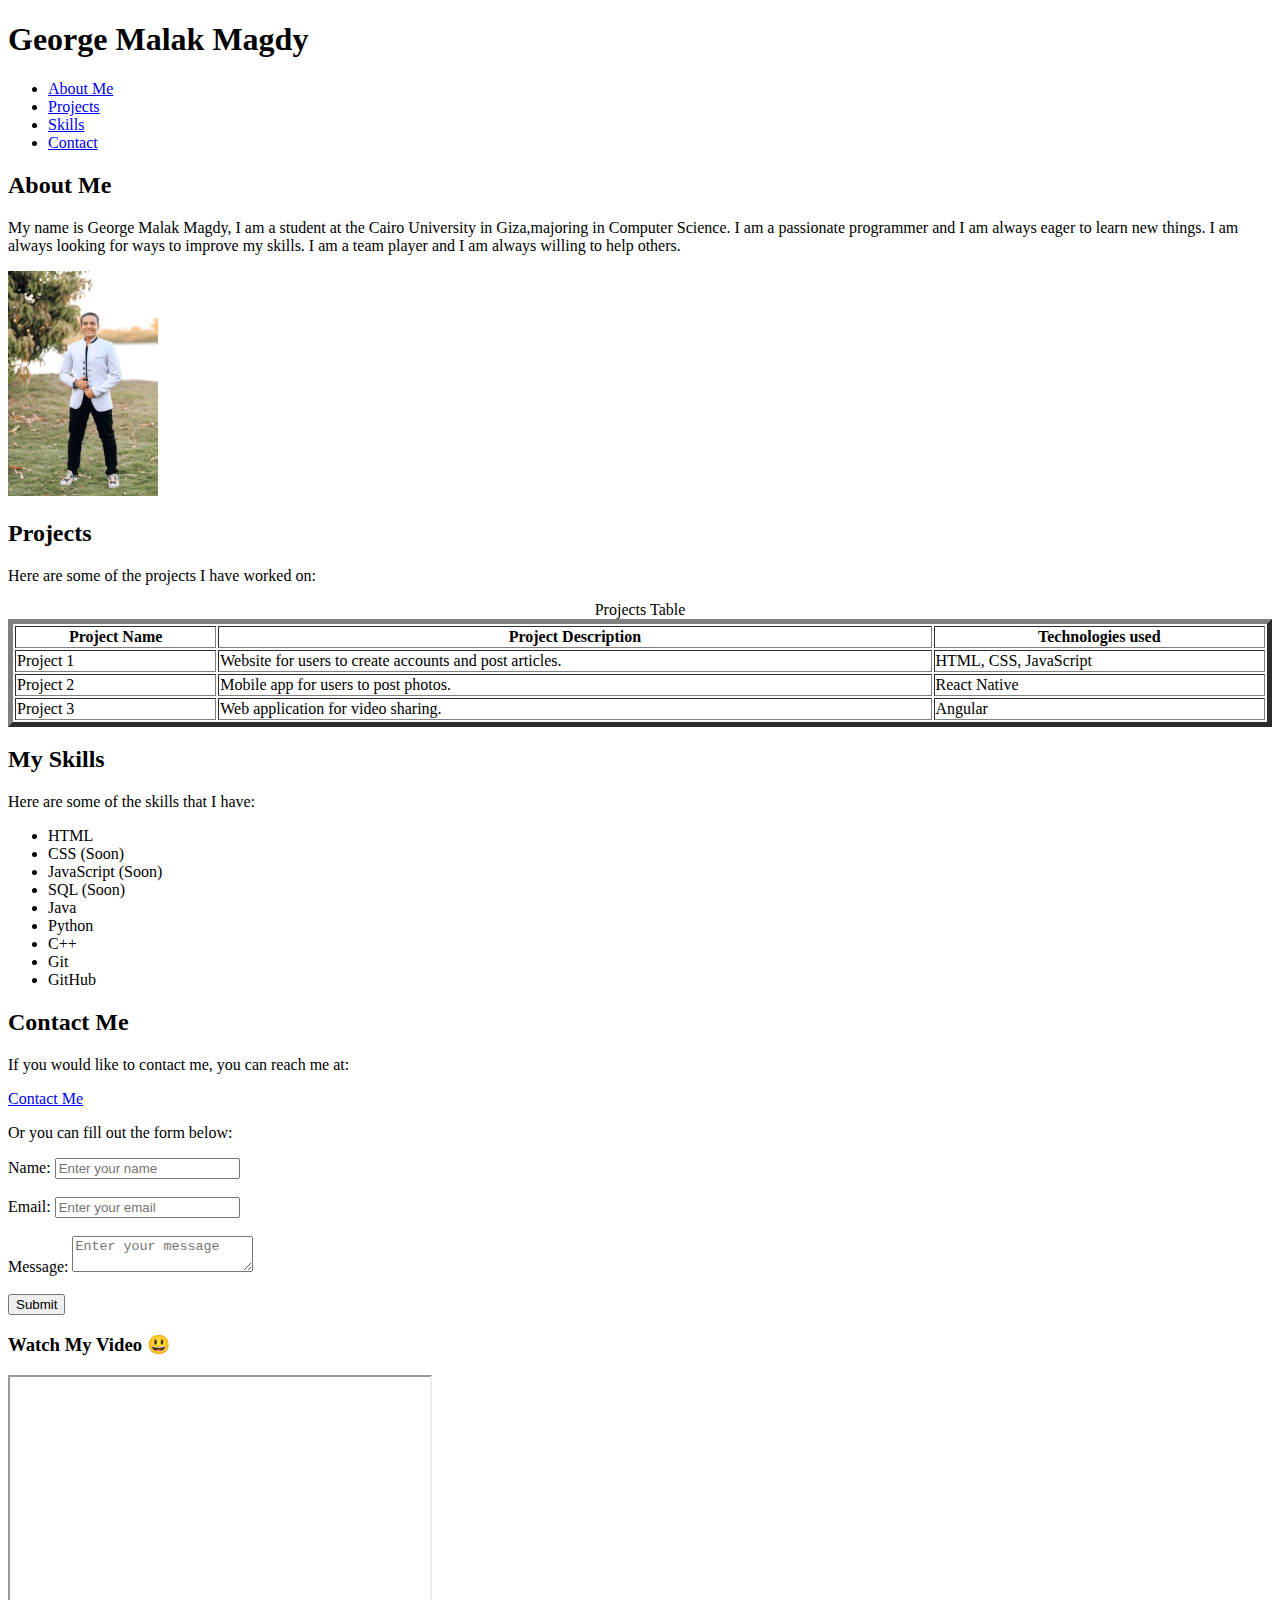
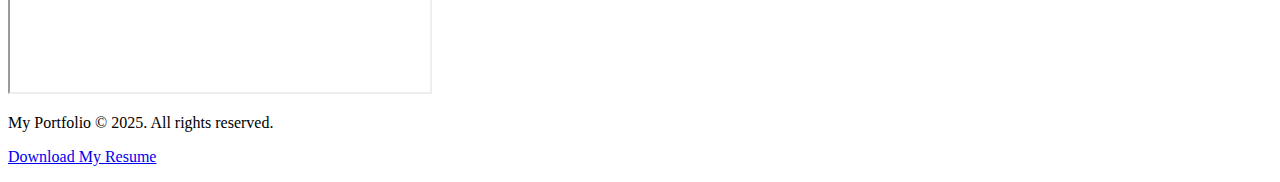
<file: Tasks/T1/index.html>
<!DOCTYPE html>
<html>
<head>
    <title>George's Portfolio </title>
</head>
<body>
    <h1>George Malak Magdy</h1>
    <header>
        <nav > 
            <ul>
                <li><a href="#about">About Me</a></li>
                <li><a href="#projects">Projects</a></li>
                <li><a href="#skills">Skills</a></li>
                <li><a href="#contact">Contact</a></li>
            </ul>
        </nav>
    </header>
    <section id="about">
        <h2>About Me</h2>
        <p>My name is George Malak Magdy, 
            I am a student at the Cairo University in Giza,majoring in Computer Science. 
            I am a passionate programmer and I am always eager to learn new things.
            I am always looking for ways to improve my skills.
            I am a team player and I am always willing to help others.</p>
            <img src="myimg.jpg" alt="George's Picture" width="150">
    </section>
    <section id="projects">
        <h2>Projects</h2>
        <p>Here are some of the projects I have worked on:</p>
        <!-- <ul>
            <li>Project 1</li>
            <h3>Project 1 Description</h3>
            <p>Project 1 is a project that I worked on during my first year at the university. 
                It was a group project that I worked on with 3 other students. 
                The project was about creating a website that allows users to create an account and post articles. 
                The project was built using HTML, CSS, and JavaScript.</p>
            <li>Project 2</li>
            <h3>Project 2 Description</h3>
            <p>Project 2 is a project that I worked on during my second year at the university. 
                It was a group project that I worked on with 2 other students. 
                The project was about creating a mobile application that allows users to create an account and post photos. 
                The project was built using React Native.</p>
            <li>Project 3</li>
            <h3>Project 3 Description</h3>
            <p>Project 3 is a project that I worked on during my third year at the university. 
                It was a group project that I worked on with 4 other students. 
                The project was about creating a web application that allows users to create an account and post videos. 
                The project was built using Angular.</p>
        </ul> -->
        <div style="overflow-x:auto;">
            <table border="5" style="width:100%">
                <caption>Projects Table</caption>
                <tr>
                    <th>Project Name</th>
                    <th>Project Description</th>
                    <th>Technologies used</th>
                </tr>
                <tr>
                    <td>Project 1</td>
                    <td>Website for users to create accounts and post articles.</td>
                    <td>HTML, CSS, JavaScript</td>
                </tr>
                <tr>
                    <td>Project 2</td>
                    <td>Mobile app for users to post photos.</td>
                    <td>React Native</td>
                </tr>
                <tr>
                    <td>Project 3</td>
                    <td>Web application for video sharing.</td>
                    <td>Angular</td>
                </tr>
            </table>
        </div>
    </section>
    <section id="skills">
        <h2>My Skills</h2>
        <p>Here are some of the skills that I have:</p>
        <ul>
            <li>HTML</li>
            <li>CSS (Soon)</li>
            <li>JavaScript (Soon)</li>
            <li>SQL (Soon)</li>
            <li>Java</li>
            <li>Python</li>
            <li>C++</li>
            <li>Git</li>
            <li>GitHub</li>
        </ul>
    </section>
    <section id="contact">
        <h2>Contact Me</h2>
        <p>If you would like to contact me, you can reach me at:</p>
        <a href="mailto:georgmalak2004@gmail.com" target="_blank"> Contact Me</a>
        <p>Or you can fill out the form below:</p>
        <form>
            <label for="name">Name:</label>
            <input type="text" id="nm" name="name" placeholder="Enter your name" required>
            <br>
            <br>
            <label for="email">Email:</label>
            <input type="email" id="eml" name="email" placeholder="Enter your email" required>
            <br>
            <br>
            <label for="message">Message:</label>
            <textarea id="msg" name="message" placeholder="Enter your message" required></textarea>
            <br>
            <br>
            <button type="submit">Submit</button>
        </form>
    </section>
    <div>
        <h3>Watch My Video 😃</h3>
        <iframe width="420" height="315"
        src="https://www.youtube.com/embed/uOxBR37F9U0">
        </iframe>
    </div>
    <footer>
        <p> My Portfolio &copy; 2025. All rights reserved.</p>
        <p><a href="Profile.pdf" download>Download My Resume</a></p>
    </footer>
</body>
</html>
</file>
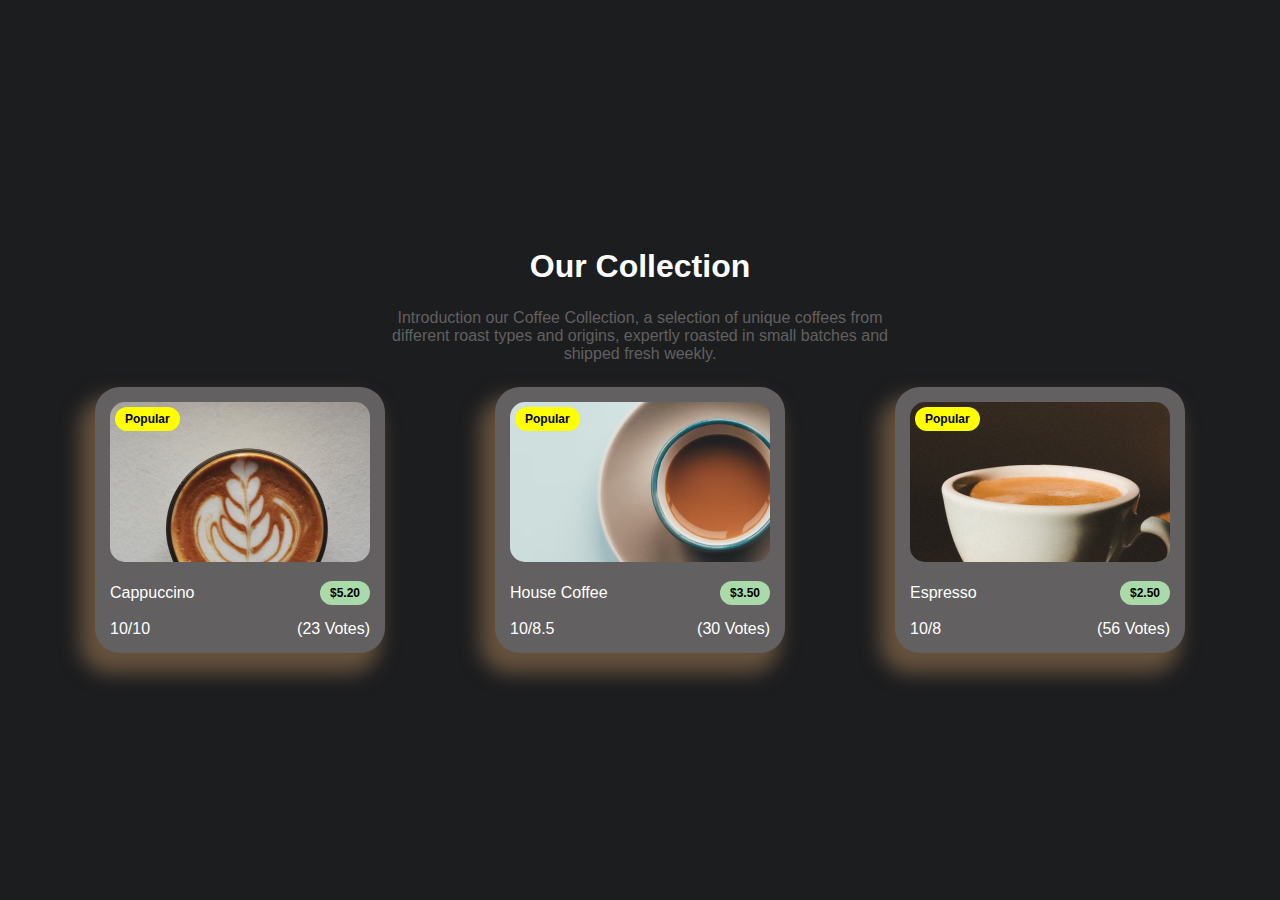
<file: Tasks/T3/index.html>
<!DOCTYPE html>
<html lang="en">
<head>
    <meta charset="UTF-8">
    <meta name="House Coffee" content = "House Coffee">
    <meta name="author" content="George Malak">
    <link rel="stylesheet" href="style.css">
    <title>House Coffee</title>
</head>
<body>
    <div class = "main">
        <p class = "SecTitle">Our Collection</p>
        <p class="Dis">Introduction our Coffee Collection, 
            a selection of unique coffees from different roast types and origins, 
            expertly roasted in small batches and shipped fresh weekly.</p>
        <div class="cards">
            <!-- Card 1 Cappuccino -->
            <div class="card">
                <div class="imgD">
                    <img src="./assets/img/cof1_Cappuccino.jpg" alt="">
                    <span>Popular</span>
                </div>
                <!-- Card detail (name and price) -->
                <div class="det">
                    <div class="fdetail">
                        <span class="ltr">Cappuccino</span>
                        <span class="price">$5.20</span>
                    </div>
                    <!-- Card detail (evaluation) -->
                    <div class="sdetail">
                        <span>10/10</span>
                        <span>(23 Votes)</span>
                    </div>
                </div>
            </div>
            <!-- Card 2 main coffee -->
            <div class="card">
                <div class="imgD">
                    <img src="./assets/img/cof3.jpg" alt="">
                    <span>Popular</span>
                </div>
                <!-- Card detail (name and price) -->                
                <div class="det">
                    <div class="fdetail">
                        <span>House Coffee</span>
                        <span class="price">$3.50</span>
                    </div>
                    <!-- Card detail  (evaluation) -->
                    <div class="sdetail">
                        <span>10/8.5</span>
                        <span>(30 Votes)</span>
                    </div>
                </div>
            </div>
            <!-- Card 3 Espresso -->
            <div class="card">
                <div class="imgD">
                    <img src="./assets/img/cof2_Espresso.jpg" alt="">
                    <span>Popular</span>
                </div>
                <!-- Card detail  (name and price) --> 
                <div class="det">
                    <div class="fdetail">
                        <span>Espresso</span>
                        <span class="price">$2.50</span>
                    </div>
                    <!-- Card detail (evaluation) -->
                    <div class="sdetail">
                        <span>10/8</span>
                        <span>(56 Votes)</span>
                    </div>
                </div>
            </div>
        </div>
    </div>
</body>
</html>
</file>
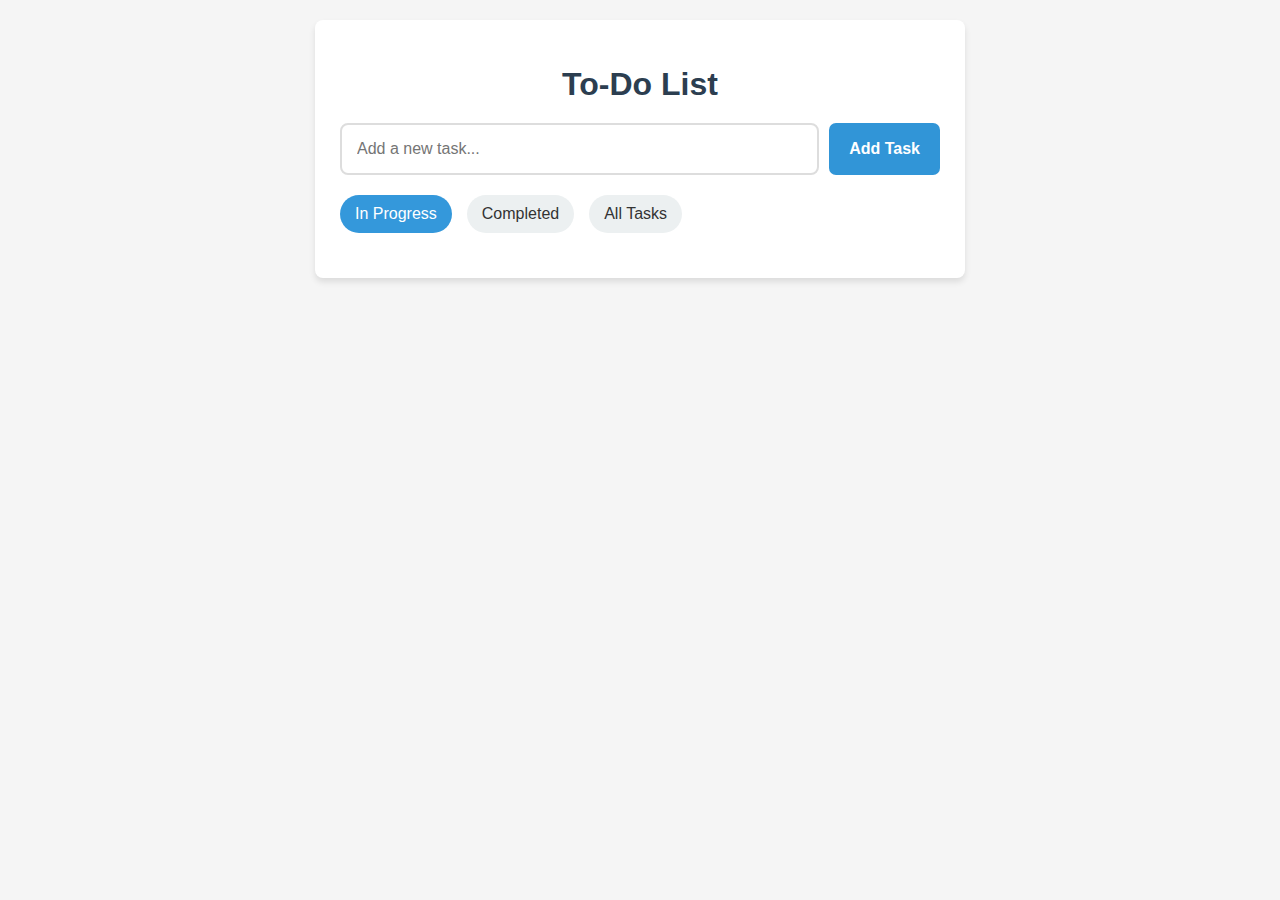
<file: Tasks/T8/index.html>
<!--
    This is a simple HTML template for a To-Do List application.
    It includes an input field for adding tasks, a button to submit the task,
    and radio buttons to filter tasks based on their status (In Progress, Completed, All Tasks).
    The layout is styled using an external CSS file (styles.css) and the functionality is handled by a JavaScript file (main.js).
    Arthur: George Malak
    Date: 2025 - 4 - 28
    Course: GDG Track frontend 
  -->
<!DOCTYPE html>
<html lang="en">
  <head>
    <meta charset="UTF-8" />
    <meta name="viewport" content="width=device-width, initial-scale=1.0" />
    <title>Dom</title>
    <link rel="stylesheet" href="styles.css" />
  </head>

  <body>
    <div class="container">
      <h1>To-Do List</h1>

      <div class="input-container">
        <input type="text" id="input-field" placeholder="Add a new task..." />
        <button class="submit-button">Add Task</button>
      </div>

      <div class="filter-container">
        <div class="radio-group">
          <input type="radio" name="filter" checked id="value-1" />
          <label for="value-1">In Progress</label>

          <input type="radio" name="filter" id="value-2" />
          <label for="value-2">Completed</label>

          <input type="radio" name="filter" id="value-3" />
          <label for="value-3">All Tasks</label>
        </div>
      </div>

      <div class="bottom"></div>
    </div>
    <script src="main.js"></script>
  </body>
</html>
</file>
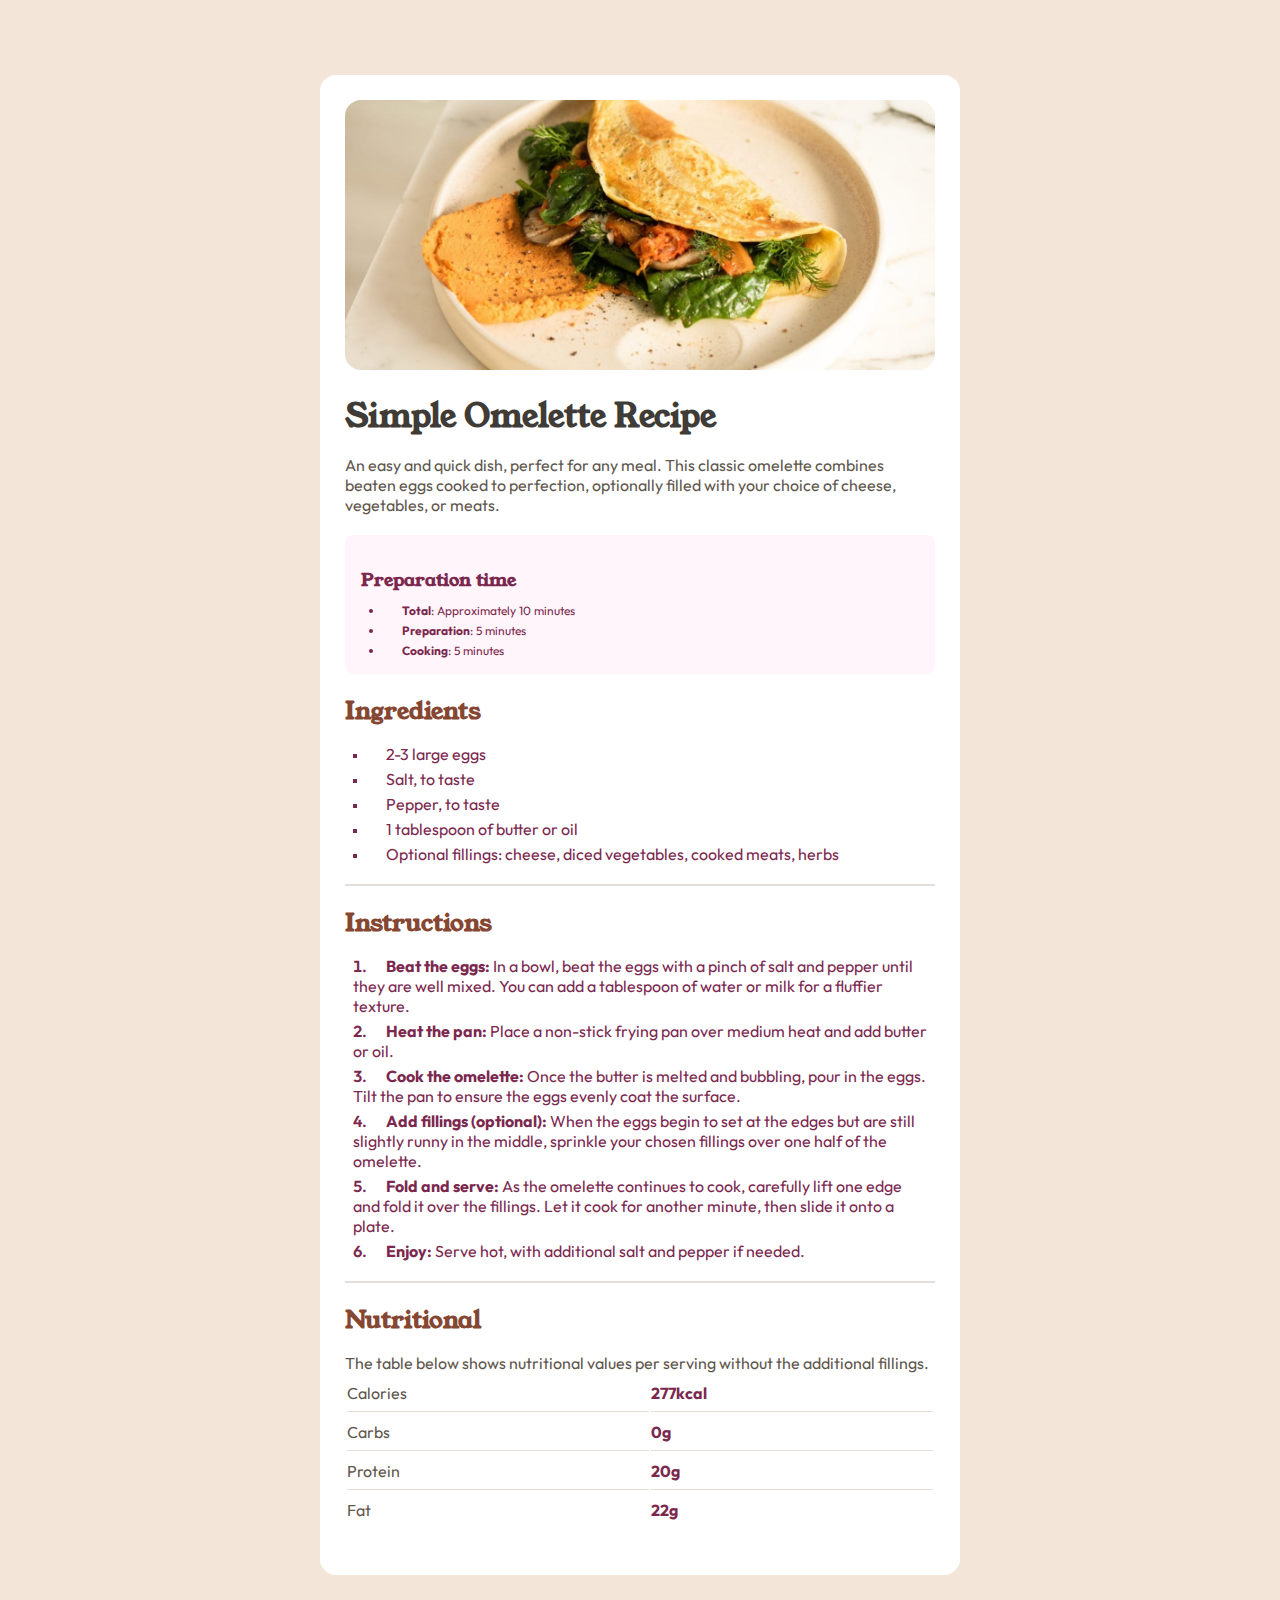
<file: Tasks/T2/Recipe-Page/index.html>
<!DOCTYPE html>
<html lang="en">
<head>
  <meta charset="UTF-8">
  <meta name="viewport" content="width=device-width, initial-scale=1.0"> <!-- displays site properly based on user's device -->
  <link rel="icon" type="image/png" sizes="32x32" href="./assets/images/favicon-32x32.png">
  <link rel="stylesheet" href="style.css"> <!-- links to external CSS file -->
  <title>Recipe page</title>
</head>
<!-- Body -->
<body>
  <div class="mainpage">
    <img src="./assets/images/image-omelette.jpeg" alt="Omelette" class = "Omelette">
    <!-- Overview -->
    <section class = "Overview">
      <h1 class="Title">Simple Omelette Recipe</h1>
    <p>An easy and quick dish, perfect for any meal. This classic omelette combines beaten eggs cooked 
      to perfection, optionally filled with your choice of cheese, vegetables, or meats.
    </p>
    </section>

    <!-- Preparation -->
    <section class ="Preparation">
      <h2 class="preparationTime">Preparation time</h2>
      <ul>
        <li> <span><strong>Total</strong>: Approximately 10 minutes</span></li>
        <li> <span><strong>Preparation</strong>: 5 minutes</span></li>
        <li> <span><strong>Cooking</strong>: 5 minutes</span></li>
      </ul>
    </section>

  <!-- Ingredients -->
    <section class="Ingredients">
      <h2 class = "SecT">Ingredients</h2>
      <ul>
        <li><span>2-3 large eggs</span></li>
        <li><span>Salt, to taste</span></li>
        <li><span>Pepper, to taste</span></li>
        <li><span>1 tablespoon of butter or oil</span></li>
        <li><span>Optional fillings: cheese, diced vegetables, cooked meats, herbs</span></li>
      </ul>
    </section>

    <hr>
    <!-- instructions -->
    <section class = "instructions">
      <h2 class = "SecT">Instructions</h2>
      <ol>
        <li>
          <span>
            <strong>Beat the eggs:</strong> In a bowl, beat the eggs with a pinch of salt and pepper until they are well mixed. 
            You can add a tablespoon of water or milk for a fluffier texture.
          </span>
        </li>
        <li>
          <span>
            <strong>Heat the pan:</strong> Place a non-stick frying pan over medium heat and add butter or oil.
          </span>
        </li>
        <li>
          <span>
            <strong>Cook the omelette:</strong> Once the butter is melted and bubbling, pour in the eggs. Tilt the pan to ensure 
            the eggs evenly coat the surface.
          </span>
        </li>
        <li>
          <span>
            <strong>Add fillings (optional):</strong> When the eggs begin to set at the edges but are still slightly runny in the 
            middle, sprinkle your chosen fillings over one half of the omelette.
          </span>
        </li>
        <li>
          <span>
            <strong>Fold and serve:</strong> As the omelette continues to cook, carefully lift one edge and fold it over the 
            fillings. Let it cook for another minute, then slide it onto a plate.
          </span>
        </li>
        <li>
          <span>
            <strong>Enjoy:</strong> Serve hot, with additional salt and pepper if needed.
          </span>
        </li>
      </ol>
    </section>
    
    <hr>
    
    <!-- Nutrition -->
    <section class ="Nutrition">
      <h2 class = "SecT" >Nutritional</h2>
      <p>The table below shows nutritional values per serving without the additional fillings.</p>
      <table class = "NutritionTable">
        <tr>
          <td><span>Calories</span></td>
          <td><strong>277kcal</strong></td>
        </tr>
        <tr>
          <td><span>Carbs</span></td>
          <td><strong>0g</strong></td>
        </tr>
        <tr>
          <td><span>Protein</span></td>
          <td><strong>20g</strong></td>
        </tr>
        <tr>
          <td><span>Fat</span></td>
          <td><strong>22g</strong></td>
        </tr>
      </table>
    </section>
  </div>
</body>
</html>
</file>
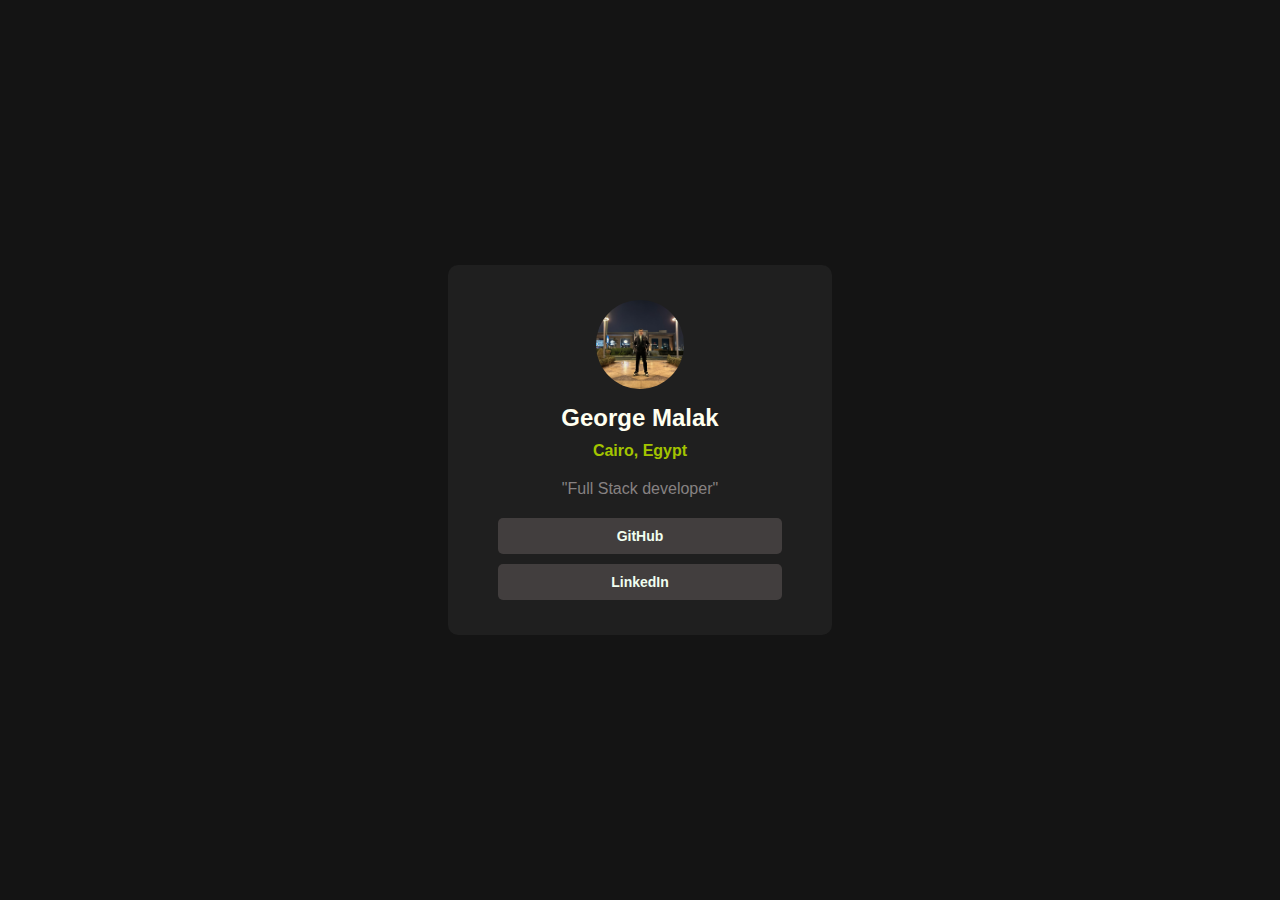
<file: Tasks/T2/Social-Links-Profile/index.html>
<!DOCTYPE html>
<html lang="en">
<head>
  <meta charset="UTF-8">
  <meta name="viewport" content="width=device-width, initial-scale=1.0"> <!-- displays site properly based on user's device -->

  <link rel="icon" type="image/png" sizes="32x32" href="./assets/images/favicon-32x32.png">
  
  <title>Social links profile</title>
  <link rel="stylesheet" href="style.css">
  <!-- Feel free to remove these styles or customise in your own stylesheet 👍 -->
  <style>
    .attribution { font-size: 11px; text-align: center; }
    .attribution a { color: hsl(228, 45%, 44%); }
  </style>
</head>
<body>
  <div class="profile">
    <img src="./assets/images/img.jpg" alt="George's photo"/>
    <h1 class="name">George Malak</h1>  
    <p class = "add"> Cairo, Egypt</p>
    <p class="detail">"Full Stack developer"</p>
    <div class="links"> 
      <a href="https://github.com/GeorgeMalakM" target="_blank">GitHub</a>
      <a href="https://www.linkedin.com/in/george-malak204/" target="_blank">LinkedIn</a>
    </div>
  </div>
</body>
</html>
</file>
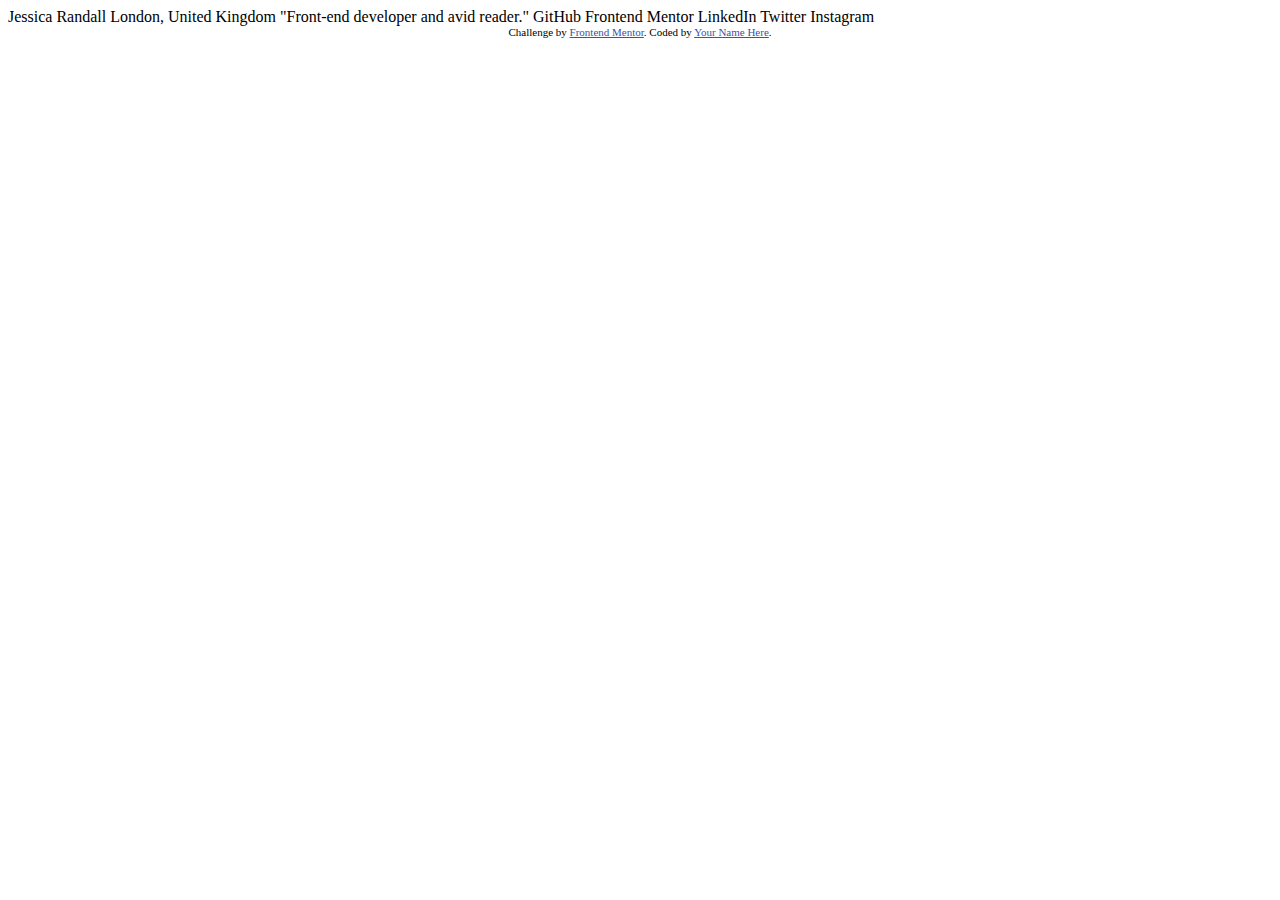
<file: Tasks/T2/Social_links_profile/index.html>
<!DOCTYPE html>
<html lang="en">
<head>
  <meta charset="UTF-8">
  <meta name="viewport" content="width=device-width, initial-scale=1.0"> <!-- displays site properly based on user's device -->

  <link rel="icon" type="image/png" sizes="32x32" href="./assets/images/favicon-32x32.png">
  
  <title>Frontend Mentor | Social links profile</title>

  <!-- Feel free to remove these styles or customise in your own stylesheet 👍 -->
  <style>
    .attribution { font-size: 11px; text-align: center; }
    .attribution a { color: hsl(228, 45%, 44%); }
  </style>
</head>
<body>

  Jessica Randall
  London, United Kingdom
  "Front-end developer and avid reader."

  GitHub
  Frontend Mentor
  LinkedIn
  Twitter
  Instagram
  
  <div class="attribution">
    Challenge by <a href="https://www.frontendmentor.io?ref=challenge" target="_blank">Frontend Mentor</a>. 
    Coded by <a href="#">Your Name Here</a>.
  </div>
</body>
</html>
</file>
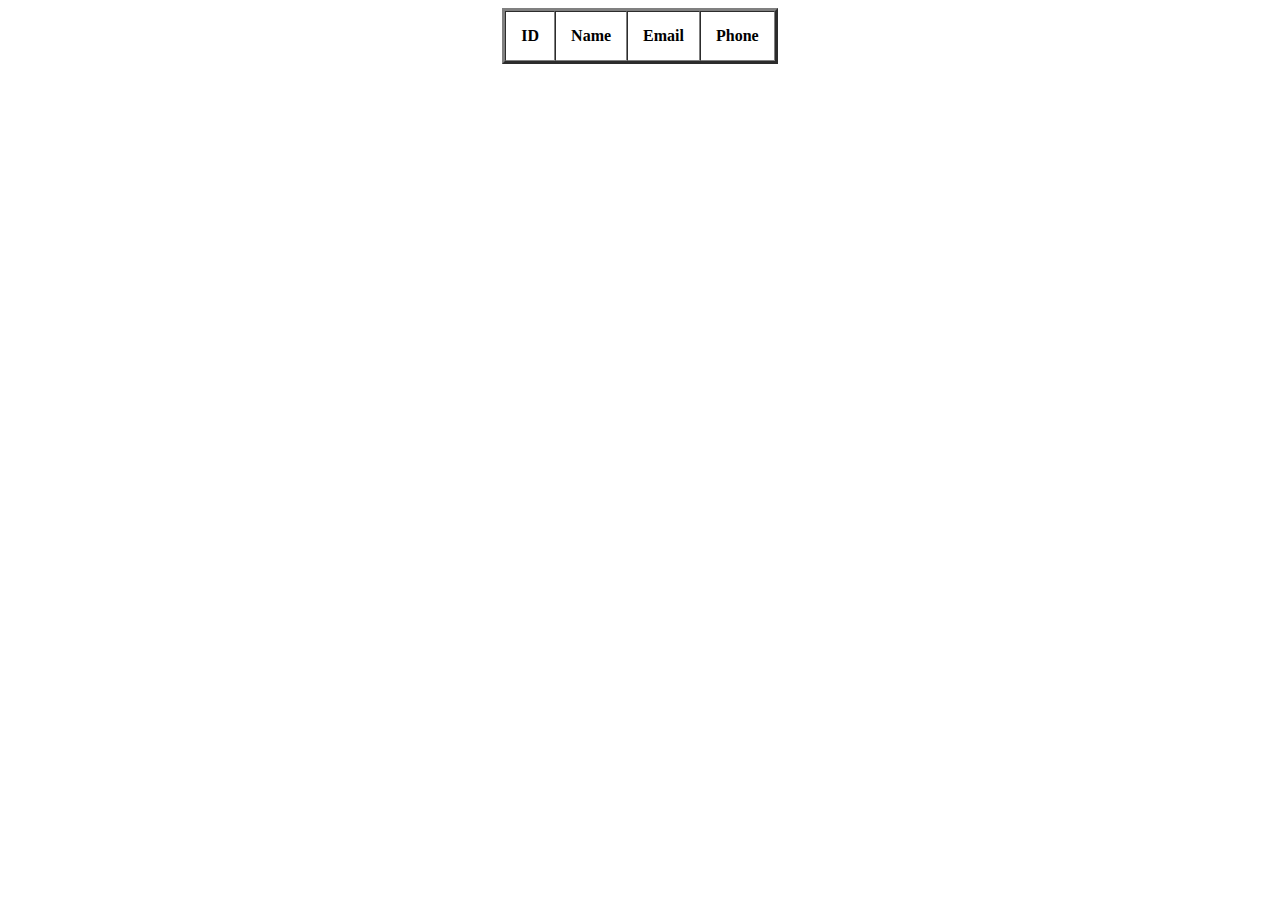
<file: Tasks/T9/main.html>
<!DOCTYPE html>
<html lang="en">
<head>
    <meta charset="UTF-8">
    <meta name="viewport" content="width=device-width, initial-scale=1.0">
    <title>Document</title>
</head>
<body>
    
    <table border="3" cellpadding="15" cellspacing="0" style="margin: 0 auto;">
        <tr>
            <th>ID</th>
            <th>Name</th>
            <th>Email</th>
            <th>Phone</th>
        </tr>
        <tbody id="user-data">
        </tbody>
    </table>

    <script src="script.js"></script>
</body>
</html>
</file>
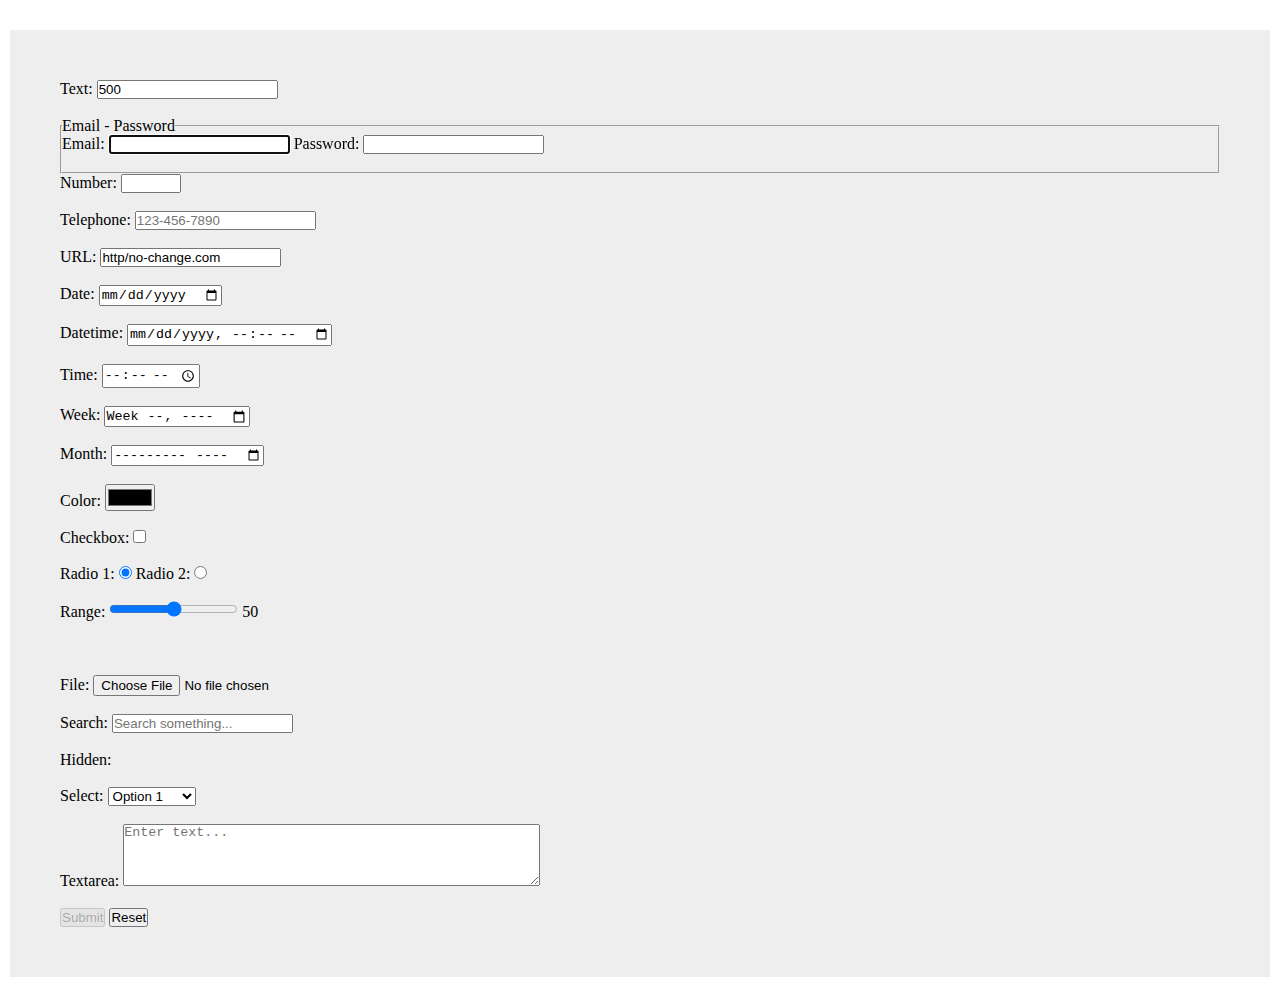
<file: Setions/S1/Session 1 (Html)/form.html>
<!DOCTYPE html>
<html lang="en">

<head>
    <meta charset="UTF-8">
    <meta name="viewport" content="width=device-width, initial-scale=1.0">
    <title>Document</title>
    <link rel="stylesheet" href="style.css">
</head>

<body>
    <div>

        <form action="" method="GET" autocomplete="on" target="_blank" novalidate enctype="multipart/form-data">

            <label for="text">Text:</label>
            <input value="500" type="text" id="text" name="text" placeholder="Enter text" required minlength="3"
                maxlength="20">

            <br><br>

            <fieldset>

                <legend>
                    Email - Password
                </legend>

                <label for="email">Email:</label>
                <input autofocus type="email" id="email" name="email" required>

                <label for="password">Password:</label>
                <input type="password" id="password" name="password" required>

                <br><br>
            </fieldset>

            <label for="number">Number:</label>
            <input type="number" id="number" name="number" min="1" max="100">

            <br><br>

            <label for="tel">Telephone:</label>
            <input type="tel" id="tel" name="tel" pattern="[0-9]{3}-[0-9]{3}-[0-9]{4}" placeholder="123-456-7890">

            <br><br>

            <label for="url">URL:</label>
            <input value="http/no-change.com" readonly type="url" id="url" name="url">

            <br><br>

            <label for="date">Date:</label>
            <input type="date" id="date" name="date">

            <br><br>

            <label for="datetime">Datetime:</label>
            <input type="datetime-local" id="datetime" name="datetime">

            <br><br>

            <label for="time">Time:</label>
            <input type="time" id="time" name="time">

            <br><br>

            <label for="week">Week:</label>
            <input type="week" id="week" name="week">

            <br><br>

            <label for="month">Month:</label>
            <input type="month" id="month" name="month">

            <br><br>

            <label for="color">Color:</label>
            <input type="color" id="color" name="color">

            <br><br>

            <label for="checkbox">Checkbox:</label>
            <input type="checkbox" id="checkbox" name="checkbox" value="checked">

            <br><br>

            <label for="radio1">Radio 1:</label>
            <input type="radio" id="radio1" name="radio" value="option1" checked>
            <label for="radio2">Radio 2:</label>
            <input type="radio" id="radio2" name="radio" value="option2">

            <br><br>

            <label for="range">Range:</label>
            <input type="range" id="range" name="range" min="0" max="100" oninput="output.value = range.value">
            <output name="output" id="output">50</output><br><br>

            <br><br>

            <label for="file">File:</label>
            <input type="file" id="file" name="file" accept="image/*">

            <br><br>

            <label for="search">Search:</label>
            <input type="search" id="search" name="search" placeholder="Search something...">

            <br><br>

            <label for="hidden">Hidden:</label>
            <input type="hidden" id="hidden" name="hidden" value="secret">

            <br><br>

            <label for="select">Select:</label>
            <select id="select" name="select">
                <optgroup label="Group 1">
                    <option value="option1">Option 1</option>
                    <option value="option2">Option 2</option>
                </optgroup>
                <optgroup label="Group 2">
                    <option value="option3">Option 3</option>
                    <option value="option4">Option 4</option>
                </optgroup>
                <option value="option5">Option 5</option>
            </select>

            <br><br>

            <label for="textarea">Textarea:</label>
            <textarea id="textarea" name="textarea" rows="4" cols="50" placeholder="Enter text..."></textarea>

            <br><br>

            <button disabled type="submit">Submit</button>
            <button type="reset">Reset</button>
        </form>

    </div>
</body>

</html>
</file>
<file: Tasks/T3/style.css>
* {
    padding: 0;
    margin: 0;
    box-sizing: border-box;
    scroll-behavior: smooth;
}
body {
    font-family: "Poppins", sans-serif;
    background-color:#1C1D1F;
    color: white;
    height: 100vh;
    align-content: center;
}
.main{
    display: flex;
    flex-direction: column;
    align-items: center;
    font-family: "Poppins", sans-serif;
    .SecTitle{
        font-size: 2rem;
        font-weight: bold;
    }
    .Dis{
        color: hsl(0, 1%, 38%);
        width: 40%;
        text-align: center;
        margin: 1.5rem 0;
    }
    .cards{
        display: flex;
        justify-content: space-evenly;
        width: 100%;
        gap: 15px;
        .card{
            box-shadow: -10px 15px 20px 5px rgb(102, 82, 62);
            background-color: hsl(0, 1%, 38%);
            padding: 15px;
            border-radius: 25px;
            transition: 350ms;
            .imgD{
                position: relative;
                padding-bottom: 15px;
                img {
                    border-radius: 15px;
                    width: 100%;
                    transition: 350ms;
                }
                span {
                    position: absolute;
                    top: 5px;
                    left: 5px;
                    color: black;
                    background-color: yellow;
                    border-radius: 25px;
                    padding: 5px 10px;
                    font-size: 0.75rem;
                    font-weight: bold;
                }
            }
            .det{
                display: flex;
                flex-direction: column;
                gap: 15px;
                font-family:"Poppins", sans-serif;
                .fdetail{
                    display: flex;
                    justify-content: space-between;
                    align-items: center;
                    .price {
                        color: black;
                        background-color: rgb(170, 218, 170);
                        border-radius: 25px;
                        padding: 5px 10px;
                        font-size: 0.75rem;
                        font-weight: bold;
                    }
                }
                
                .sdetail {
                    display: flex;
                    justify-content: space-between;
                }
            }
        }
    }
    .card:hover {
        background-color: hsl(0, 2%, 66%);
        box-shadow: -10px 15px 20px 5px rgba(114, 107, 107, 0.3);
        .imgD img {
            border-radius: 25px;
            scale: 1.0999999999999999;
        }
        scale: 1.1;
    }
}
</file>
<file: Tasks/T8/styles.css>
body{
    font-family: "Segoe UI", Tahoma, Geneva, Verdana, sans-serif;
    background-color: #f5f5f5;
    margin: 0;
    padding: 20px;
    color: #333;
}

.container{
    max-width: 600px;
    margin: 0 auto;
    background-color: #fff;
    padding: 25px;
    border-radius: 8px;
    box-shadow: 0 4px 6px rgba(0, 0, 0, 0.1);
}


h1{
    text-align: center;
    color: #2c3e50;
    margin-bottom: 20px;
}

.input-container{
    display :flex;
    gap:10px;
    margin-bottom: 20px;
}


#input-field{
    flex-grow: 1;
    padding: 15px;
    border : 2px solid #ddd;
    border-radius: 8px;
    font-size: 16px;
    transition: border-color 0.3s;
}

#input-field:focus{
    outline: none;
    border-color: #3195d7;
}

.submit-button{
    padding: 12px 20px;
    background-color: #3195d7;
    color: white;
    border: none;
    border-radius: 7px;
    cursor: pointer;
    font-size: 16px;
    font-weight: bold;
    transition: background-color 0.3s;
}

.submit-button:hover{
    background-color:#2980b9;
}

.filter-container{
    margin-bottom: 20px;
}

.radio-group{
    display: flex;
    gap: 15px;
}

.radio-group label{
    padding: 10px 15px;
    background-color :#ecf0f1;
    border-radius: 20px;
    cursor: pointer;
    transition: all 0.3s;
}

.radio-group input[type="radio"]{
    display: none;
}

.radio-group input[type="radio"]:checked + label{
    background-color: #3498db;
    color: white;
}

.bottom{
    display: flex;
    gap: 10px;
    flex-direction: column;
}

.card {
    display: flex;
    align-items: center;
    padding: 15px;
    background-color: white;
    border: 1px solid #eee;
    border-radius: 10px;
    box-shadow: 0 2px 4px rgb(0 0 0 / 10%);
    transition: all 0.3s;
}
.card:hover{
    box-shadow: 0 4px 8px rgb(0 0 0 / 15%);
    transform: translateY(-4px);
}

.task-text{
    flex-grow: 1;
    font-size: 16px;
}

.delete-button{
    padding: 10px 15px;
    background: #e74c3c;
    color: white;
    border: none;
    cursor: pointer;
    font-weight: bold;
    border-radius: 5px;
    transition: background 0.3s;
}


.delete-button:hover{
    background:rgb(125, 34, 24);
}

.edit-button{
    padding: 10px 15px;
    background: #f9ba3d;
    color: white;
    border: none;
    cursor: pointer;
    font-weight: bold;
    border-radius: 5px;
    transition: background 0.3s;
}

.edit-button:hover{
    background:#ff7b00;
}

.save-button{
    padding: 10px 15px;
    background: #ca4f4f;
    color: white;
    border: none;
    cursor: pointer;
    font-weight: bold;
    border-radius: 5px;
    transition: background 0.3s;
    margin-left: 10px;
}

.save-button:hover{
    background: #ff0000;
}

.container-checkbox{
    display: flex;
        align-items: center;
        margin-right: 15px;
}


.checkmark{
    width: 20px;
    height: 20px;
    border: 2px solid #bdc3c7;
    border-radius: 5px;
    cursor: pointer;
}
</file>
<file: Tasks/T2/Recipe-Page/style.css>
@import url('https://fonts.googleapis.com/css2?family=Outfit:wght@100..900&family=Young+Serif&display=swap');

* {
    padding: 0;
    margin: 0;
    box-sizing: border-box;
    scroll-behavior: smooth;
    list-style-position: inside;
    font-family: 'Outfit', sans-serif;
}
body {
    background-color: hsl(30, 54%, 90%);
    hr {border: 1px solid hsl(30, 18%, 87%);}
    ul, ol {
        display: flex;
        flex-direction: column;
        gap: 5px;
    }
    li {
        margin: 0px 8px;
        color: hsl(332, 51%, 32%);
        span {
            margin-left: 16px;
            color: hsl(30 , 10 ,34%);
        }
    }
    ol li::marker {
        font-weight: 600;
    }
    ul li::marker {
        font-size: 12px;
    }
    .SecT {
        color: hsl(14, 45%, 36%);
    }
}

.Title{
    color : hsl(33, 8%, 23%);
} 

.mainpage {
    margin: 75px auto;
    max-width: 50%;
    background-color: white;
    border-radius: 16px;
    padding: 25px;
}

.mainpage h1, 
.mainpage h2 {
    font-family: 'Young Serif', serif;
    margin: 16px 0px;
}

.mainpage .Omelette {
    width: 100%;
    border-radius: 16px;
}

.mainpage p {
    color: hsl(30, 10%, 34%);
}

.mainpage section {
    margin: 20px 0px;
}

.Preparation {
    background-color: hsl(330, 100%, 98%);
    padding: 16px;
    font-size: 12px;
    border-radius: 8px;
    position: relative;
}

.Preparation .preparationTime {
    color: hsl(332, 51%, 32%);
    margin-bottom: 10px;
}

.Preparation li {
    color: hsl(332, 51%, 32%);
}
.Preparation .CL {
    color: hsl(332, 51%, 32%);
    position: absolute;
        top: 0;
        right: 0;
        padding: 20px 30px;
        font-weight: bold;
}

.Ingredients{
    ul {
        list-style: square;
    }
}

.Nutrition {
    .NutritionTable {
        width: 100%;
        tr td {padding: 8px 0px;}
        tr:not(:last-child) td {border-bottom: 1px solid hsl(30, 18%, 87%);}
        span {color: hsl(30, 10%, 34%);}
        strong {color: hsl(332, 51%, 32%);}
    }
}
</file>
<file: Tasks/T2/Social-Links-Profile/style.css>
*{
    padding: 0;
    margin: 0;
    box-sizing: border-box;
    scroll-behavior: smooth;
    font-family: 'Inter', sans-serif;
}
body{
    background-color:hsl(0, 0%, 8%);
    color: white; 
    min-height: 100vh;
    align-content: center;
    a {
        color: honeydew;
        background-color: hsl(0, 3%, 25%);
        border-radius: 5px;
        padding: 10px 0px;
        font-size: 14px;
        font-weight: 600;
    }
}
.profile{
    background-color: hsl(0, 0%, 12%);
    max-width: 30%;
    padding: 35px 15px;
    border-radius: 10px;
    display: flex;
    flex-direction: column;
    align-items: center;
    margin: 0 auto;
    text-align: center;
    img {
        max-width:25%;
        border-radius: 50%;
        margin-bottom: 15px;
    }
    .name{
        font-size: 24px;
        margin-bottom: 10px;
        color: ivory;
    }
    .add{
        color: rgb(163, 196, 0);
        font-weight: 700;
        margin-bottom: 20px;
    }
    .detail{
        color: hsl(0, 2%, 52%);
    }
    
    .links {
        display: flex;
        flex-direction: column;
        margin-top: 20px;
        gap: 10px;
        width: 100%;
        a {
            width: 80%;
            text-align: center;
            text-decoration: none;
            margin: 0 auto;
            transition: 250ms;
        }
        a:hover {
            color: var(--Grey-900);
            background-color: hsl(351, 61%, 30%);
        }
    }
}
</file>
<file: Setions/S1/Session 1 (Html)/style.css>
* {
    padding: 0;
    margin: 0;
    box-sizing: border-box;
}

body {
    padding: 10px;
    /* display: flex; */
    /* flex-direction: column; */
    gap: 30px;
}

div,
.big {
    background-color: #eee;
    padding: 50px;
    display: flex;
    flex-direction: column;
    gap: 30px;
    margin-top: 20px;
    margin-bottom: 20px;
}

table,
th,
td {
    border: 1px solid black;
    text-align: center;
}

td {
    background-color: #96D4D4;
}
</file>
